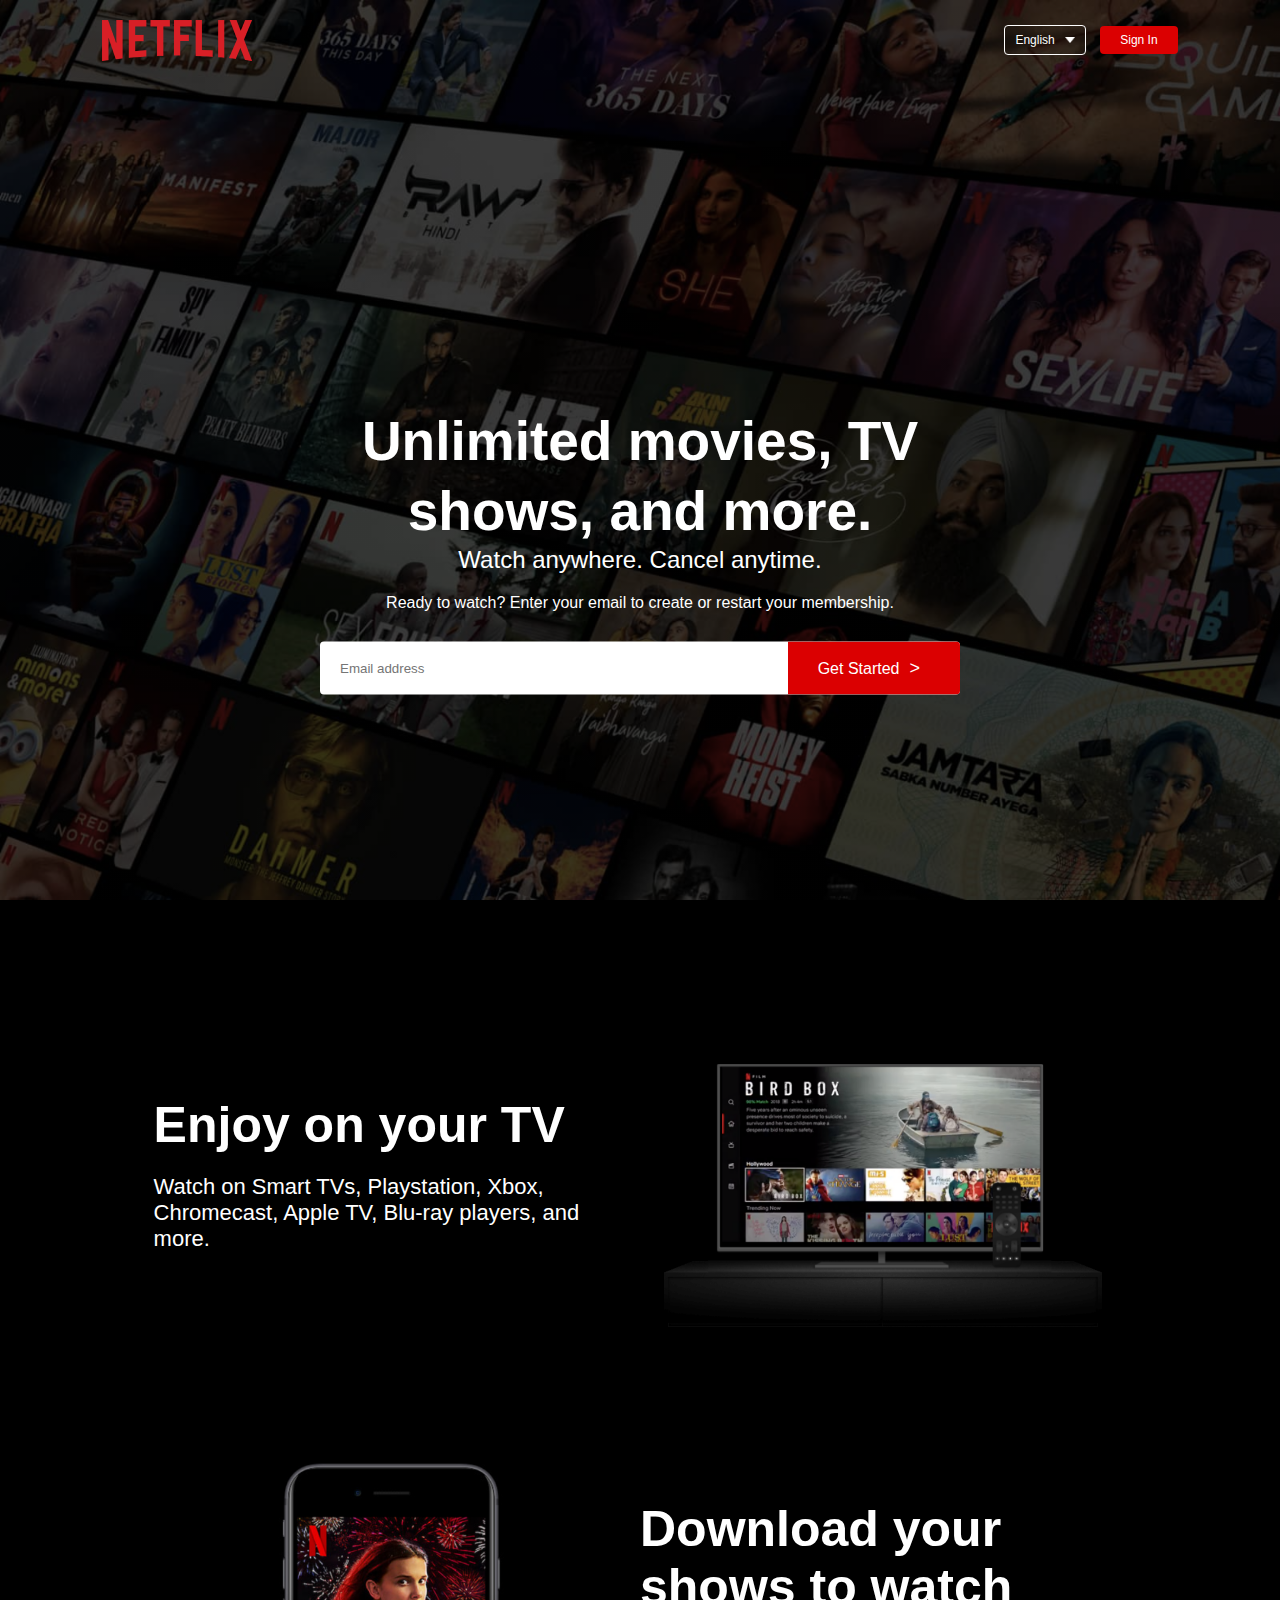
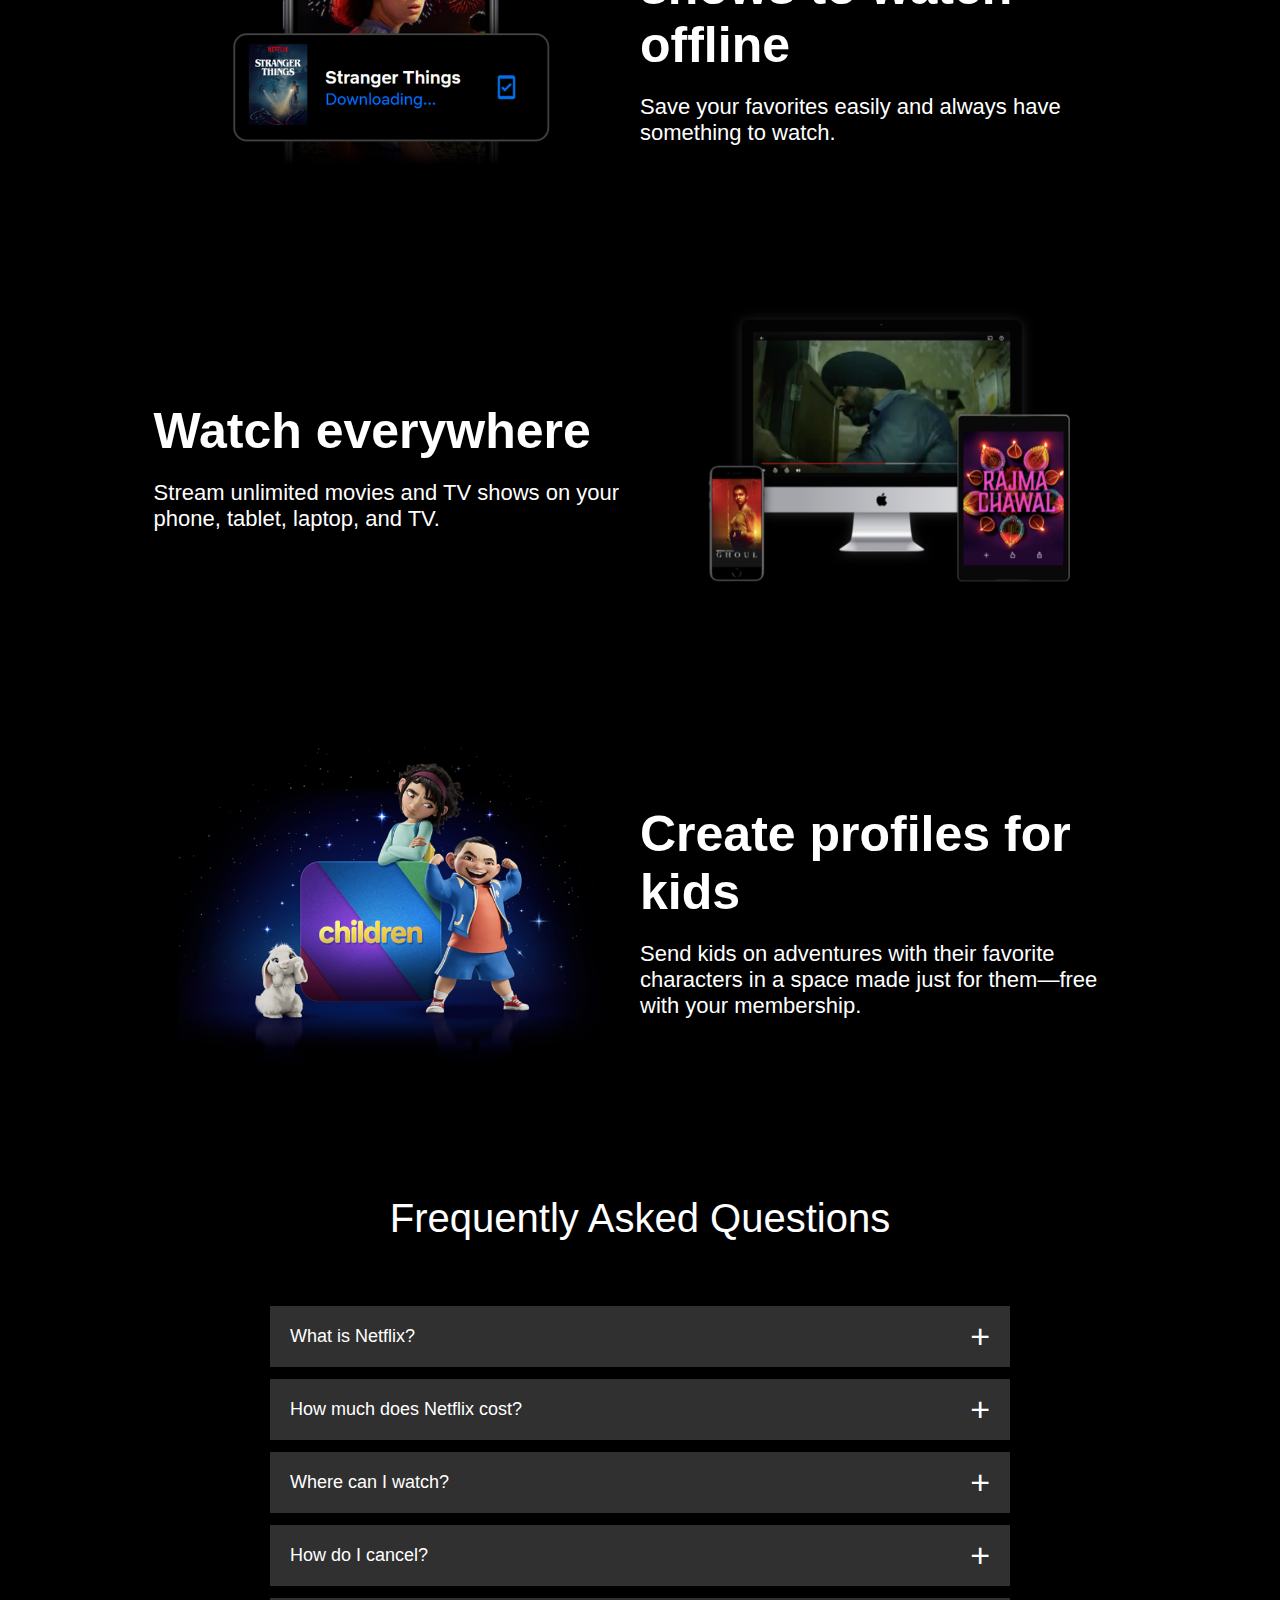
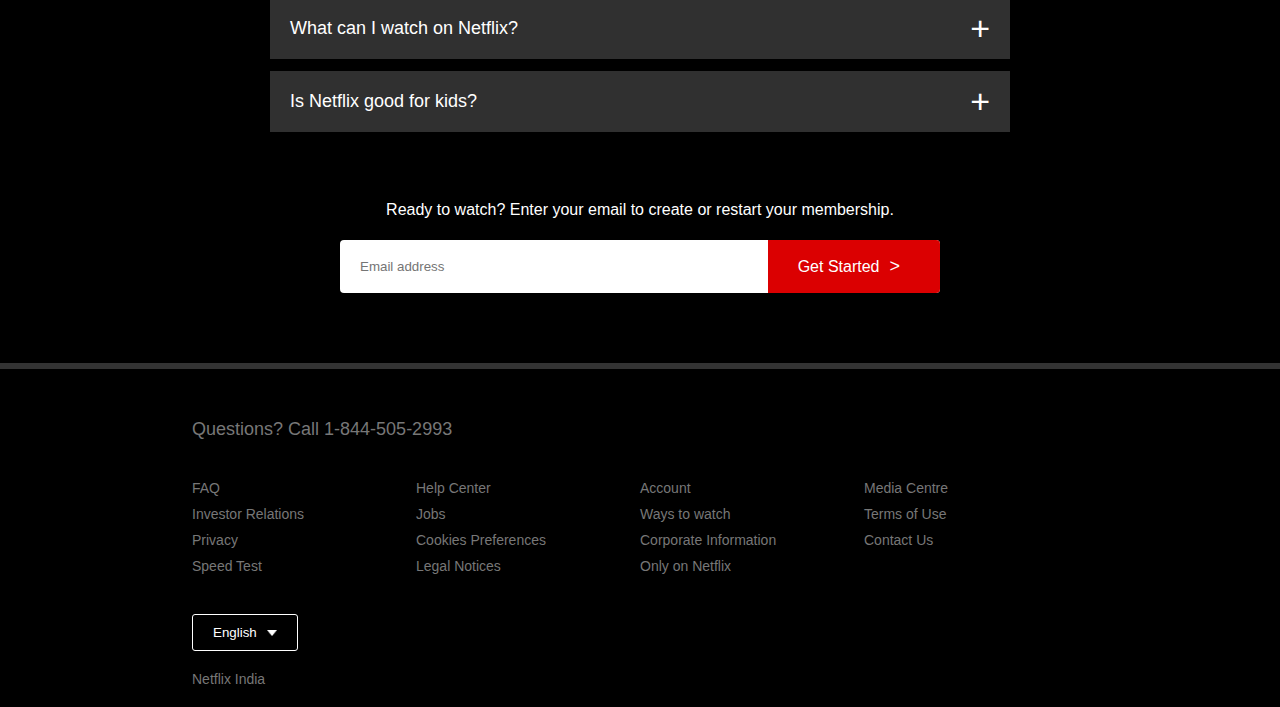
<file: index.html>
<!DOCTYPE html>
<html lang="en">
<head>
    <meta charset="UTF-8">
    <meta name="viewport" content="width=device-width, initial-scale=1.0">
    <link rel="stylesheet" href="style.css">
    <title>Landing Page Clone</title>
</head>
<body>
    <div class="header">
        <nav>
            <img src="images/logo.png" class="logo">
            <div>
                <button class="language-btn">English <img src="images/down-icon.png" ></button>
                <a href="signin.html" class="signin">Sign In</a>
            </div>
        </nav>
        <div class="header-content">
            <h1>Unlimited movies, TV shows, and more.</h1>
            <p class="para">Watch anywhere. Cancel anytime.</p>
            <p>Ready to watch? Enter your email to create or restart your membership.</p>
            <form class="email-signup">
                <input type="email" placeholder="Email address" required>
                <button type="submit">Get Started</button>
            </form>
        </div>
    </div>

<div class="features">
    <div class="row">
        <div class="text-col">
            <h2>Enjoy on your TV</h2>
            <p>Watch on Smart TVs, Playstation, Xbox, Chromecast, Apple TV, Blu-ray players, and more.</p>
        </div>
        <div class="img-col">
            <img src="images/feature-1.png">
        </div>
    </div>

    <div class="row">
        <div class="img-col">
            <img src="images/feature-2.png">
        </div>
        <div class="text-col">
            <h2>Download your shows to watch offline</h2>
            <p>Save your favorites easily and always have something to watch.</p>
        </div>
    </div>

    <div class="row">
        <div class="text-col">
            <h2>Watch everywhere</h2>
            <p>Stream unlimited movies and TV shows on your phone, tablet, laptop, and TV.</p>
        </div>
        <div class="img-col">
            <img src="images/feature-3.png">
        </div>
    </div>

    <div class="row">
        <div class="img-col">
            <img src="images/feature-4.png">
        </div>
        <div class="text-col">
            <h2>Create profiles for kids</h2>
            <p>Send kids on adventures with their favorite characters in a space made just for them—free with your membership.</p>
        </div>
        
    </div>
</div>

<div class="faq">
    <h2>Frequently Asked Questions</h2>
    <ul class="accordion">
        <li>
            <input type="radio" name="accordion" id="first">
            <label for="first">What is Netflix?</label>
            <div class="content">
                <p>Netflix is a streaming service that offers a wide variety of award-winning TV shows, movies, anime, documentaries, and more on thousands of internet-connected devices.
                You can watch as much as you want, whenever you want without a single commercial – all for one low monthly price. There's always something new to discover and new TV shows and movies are added every week!</p>
            </div>
        </li>

        <li>
            <input type="radio" name="accordion" id="second">
            <label for="second">How much does Netflix cost?</label>
            <div class="content">
                <p>Watch Netflix on your smartphone, tablet, Smart TV, laptop, or streaming device, all for one fixed monthly fee. Plans range from ₦1,200 to ₦4,400 a month. No extra costs, no contracts.</p>
            </div>
        </li>

        <li>
            <input type="radio" name="accordion" id="third">
            <label for="third">Where can I watch?</label>
            <div class="content">
                <p>Watch anywhere, anytime. Sign in with your Netflix account to watch instantly on the web at netflix.com from your personal computer or on any internet-connected device that offers the Netflix app, including smart TVs, smartphones, tablets, streaming media players and game consoles.
                You can also download your favorite shows with the iOS, Android, or Windows 10 app. Use downloads to watch while you're on the go and without an internet connection. Take Netflix with you anywhere.</p>
            </div>
        </li>

        <li>
            <input type="radio" name="accordion" id="forth">
            <label for="forth">How do I cancel?</label>
            <div class="content">
                <p>Netflix is flexible. There are no pesky contracts and no commitments. You can easily cancel your account online in two clicks. There are no cancellation fees – start or stop your account anytime.</p>
            </div>
        </li>

        <li>
            <input type="radio" name="accordion" id="fifth">
            <label for="fifth">What can I watch on Netflix?</label>
            <div class="content">
                <p>Netflix has an extensive library of feature films, documentaries, TV shows, anime, award-winning Netflix originals, and more. Watch as much as you want, anytime you want.</p>
            </div>
        </li>

        <li>
            <input type="radio" name="accordion" id="sixth">
            <label for="sixth">Is Netflix good for kids?</label>
            <div class="content">
                <p>The Netflix Kids experience is included in your membership to give parents control while kids enjoy family-friendly TV shows and movies in their own space.
                Kids profiles come with PIN-protected parental controls that let you restrict the maturity rating of content kids can watch and block specific titles you don’t want kids to see.</p>
            </div>
        </li>
    </ul>
    <small>Ready to watch? Enter your email to create or restart your membership.</small>
    <form class="email-signup">
        <input type="email" placeholder="Email address" required>
        <button type="submit">Get Started</button>
    </form>
</div>
<!------------footer------------ -->
<div class="footer">
    <h2>Questions? Call 1-844-505-2993 </h2>

    <div class="row">
        <div class="col">
            <a href="#">FAQ</a>
            <a href="#">Investor Relations</a>
            <a href="#">Privacy</a>
            <a href="#">Speed Test</a>
        </div>
        <div class="col">
            <a href="#">Help Center</a>
            <a href="#">Jobs</a>
            <a href="#">Cookies Preferences</a>
            <a href="#">Legal Notices</a>
        </div>
        <div class="col">
            <a href="#">Account</a>
            <a href="#">Ways to watch</a>
            <a href="#">Corporate Information</a>
            <a href="#">Only on Netflix</a>
        </div>
        <div class="col">
            <a href="#">Media Centre</a>
            <a href="#">Terms of Use</a>
            <a href="#">Contact Us</a>
        </div>
    </div>
    <button class="language-btn">English <img src="images/down-icon.png"></button>
    <p class="copyright-text">Netflix India</p>
</div>


</body>
</html>
</file>
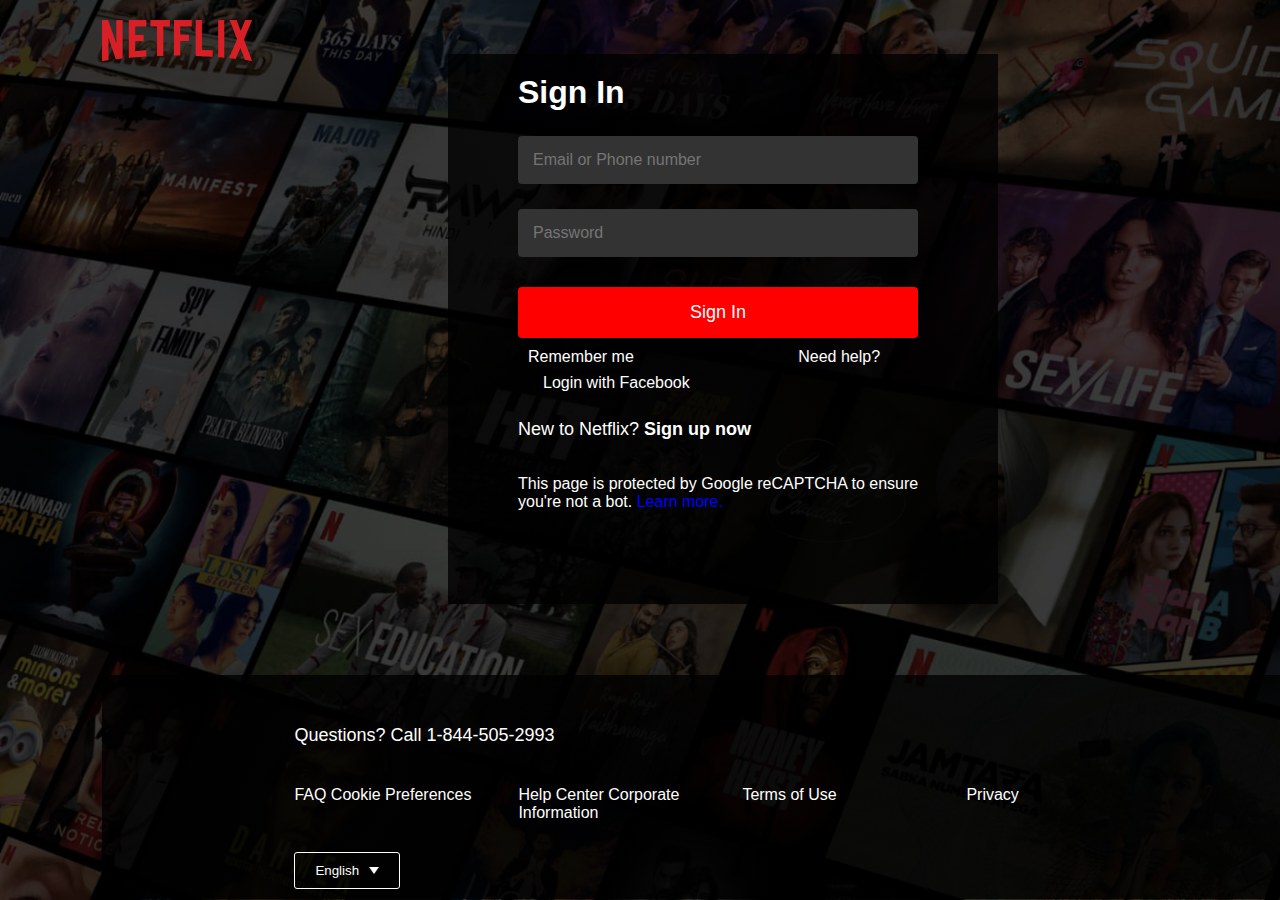
<file: signin.html>
<!DOCTYPE html>
<html lang="en">
<head>
    <meta charset="UTF-8">
    <meta name="viewport" content="width=device-width, initial-scale=1.0">
    <title>Sign In</title>
    <link rel="stylesheet" href="style.css">
    <link rel="stylesheet" href="https://cdnjs.cloudflare.com/ajax/libs/font-awesome/6.5.1/css/all.min.css" integrity="sha512-DTOQO9RWCH3ppGqcWaEA1BIZOC6xxalwEsw9c2QQeAIftl+Vegovlnee1c9QX4TctnWMn13TZye+giMm8e2LwA==" crossorigin="anonymous" referrerpolicy="no-referrer" />
</head>
<body>
    <div class="header">
        <nav>
            <img src="images/logo.png"  class="logo">
        </nav>
        <div class="form-container">
            <h1>Sign In</h1>
            <form action="#">
                <input type="email" class="signin-input" placeholder="Email or Phone number" required><br>
                <input type="password" class="signin-input"  placeholder="Password"><br>
                <button class="signin-btn">Sign In</button>
            </form>
            <div class="links">
                <a href="#">Remember me</a>
                <a href="#">Need help?</a><br>
            </div>
            
            <div class="social">
                <i class="fa-brands     fa-square-facebook"></i>
                <a href="www.facebook.com">Login with Facebook</a>
                <div class="new-user">New to Netflix? <a href="signin.html">Sign up now</a></div>
                <p>This page is protected by Google reCAPTCHA to ensure you're not a bot.
                <a href="#"> Learn more.</a></p>
            </div>
        </div>


        <!-- footer -->
    <div class="signin-footer">
            <h2>Questions? Call 1-844-505-2993 </h2>

        <div class="row">
        <div class="col">
            <a href="#">FAQ</a>
            <a href="#">Cookie Preferences</a>
        </div>
        <div class="col">
            <a href="#">Help Center</a>
            <a href="#">Corporate Information</a>
        </div>
        <div class="col">
            <a href="#">Terms of Use</a>
        </div>
        <div class="col">
            <a href="#">Privacy</a>
        </div>
        </div>
          <button class="language-btn">English <img src="images/down-icon.png"></button>
    </div>
    </div>
</body>
</html>
</file>
<file: style.css>
*{
    padding: 0;
    margin: 0;
    box-sizing: border-box;
    font-family: Arial, Helvetica, sans-serif;
}
body{
    background: #000;
    color: #fff;
}
.header{
    width: 100%;
    height: 100vh;
    background-image: linear-gradient(rgba(0,0,0,0.7),rgba(0,0,0,0.7)), url(images/header-image.png);
    background-size: cover;
    background-position: center;
    padding: 10px 8%;
    position: relative;
}
nav{
    display: flex;
    align-items: center;
    justify-content: space-between;
    padding: 10px 0;
}
.logo{
    width: 150px;
    cursor: pointer;
}
nav button{
    border: 0;
    outline: 0;
    background: #db0001;
    color: #fff;
    padding: 7px 20px;
    font-size: 12px;
    border-radius: 4px;
    margin-left: 10px;
    cursor: pointer;
}
nav a{
    border: 0;
    outline: 0;
    background: #db0001;
    color: #fff;
    padding: 7px 20px;
    font-size: 12px;
    border-radius: 4px;
    margin-left: 10px;
    cursor: pointer;

}


.language-btn{
    display: inline-flex;
    align-items: center;
    background: transparent;
    border: 1px solid #fff;
    padding: 7px 10px;
}
.language-btn img{
    width: 10px;
    margin-left: 10px;
}
.header-content{
    position: absolute;
    top: 50%;
    left: 50%;
    transform: translate(-50%,-50%);
    text-align: center;
    margin-top: 100px;
}
.header-content h1{
    font-size: 55px;
    line-height: 70px;
    font-weight: 600px;
    max-width: 650px;
}
.header-content .para{
    font-weight: 400px;
    font-size: 24px;
    margin-bottom: 20px;
}
.email-signup{
    background: #fff;
    border-radius: 4px;
    display: flex;
    align-items: center;
    margin-top: 30px;
    overflow: hidden;
}
.email-signup input{
    flex: 1;
    border: 0;
    outline: 0;
    margin-left: 20px;
}
.email-signup button{
    background: #db0001;
    border: 0;
    outline: 0;
    color:#fff;
    font-size: 16px;
    cursor: pointer;
    padding: 16px 30px  ;
}
.email-signup button::after{
    content: ">";
    color: #fff;
    padding: 10px;
    font-size: 18px;
}


/* .......features........ */
.features{
    padding: 50px 12%;
    font-size: 22px;
}
 .row{
    display: flex;
    width: 100%;
    align-items: center;
    flex-wrap: wrap;
    padding: 50px 0;
}
.text-col{ 
    flex-basis: 50%;
    margin-bottom: 20px;
}
.img-col{
    flex-basis: 50%;
    margin-bottom: 20px;
}
.img-col img{
    display: block;
    width: 90%;
    margin: auto;
}
.features h2{
    font-size: 50px;
    font-weight: 600px;
    margin: 20px 0;
}

/* .............faq........... */
.faq{
    padding: 10px 12px;
    text-align: center;
    font-size: 18px;
}
.faq h2{
    font-weight: 500;
    font-size: 40px;
}

.accordion{
    margin: 60px auto;
    width: 100%;
    max-width: 750px;
}
.accordion li{
    list-style: none;
    width: 100%;
    padding: 5px;
}
.accordion li label{
    display: flex;
    align-items: center;
    padding: 20px;
    font-size: 18px;
    font-weight: 500;
    background: #303030;
    margin-bottom: 2px;
    cursor: pointer;
    position: relative;
}
label::after{
    content: '+';
    font-size: 34px;
    position: absolute;
    right: 20px;
    transition: transform 0.5s;
}
input[type="radio"]{
    display: none;
}
.accordion .content{
    background: #303030;
    text-align: left;
    padding: 0 20px;
    max-height: 0;
    overflow: hidden;
    transition: max-height 0.5s, padding 0.5s;
}
.accordion input[type="radio"]:checked + label + .content{
    max-height: 600px;
    padding: 30px 20px;
}
.accordion input[type="radio"]:checked + label::after{
    transform: rotate(135deg);
}

.faq .email-signup{
    max-width: 600px;
    margin: 20px auto 60px;
}
.faq small{
    font-size: 16px;
}
/* ..........footer........ */
.footer{
    padding: 50px 15% 10px;
    border-top: 6px solid #333;
    color: #777;
}
.footer h2{
    font-size: 18px;
    font-weight: 400;
    margin-bottom: 30px;
}
.footer .col{
    flex-basis: 25%;
    flex-grow: 1;
    margin-bottom: 20px;
}
.footer .col a{
    display: block;
    text-decoration: none;
    color: #777;
    font-size: 14px;
    margin-bottom: 10px;
}
.footer .row{
    align-items: flex-start;
    padding: 10px 0;
}
.footer .language-btn{
    color: #fff;
    padding: 10px 20px;
    border-radius: 3px;
}
.copyright-text{
    font-size: 14px;
    margin-top: 20px;
    margin-bottom: 10px;
}



/* .........Sign in page........ */
.form-container{
    position: absolute;
    background: linear-gradient(rgba(0,0,0,0.8),rgba(0,0,0,0.8));
    top: 6%;
    left: 35%;
    width: 550px;
    height: 550px;
}
.form-container h1{
    padding: 20px 70px 10px;
}
form .signin-input{
    padding: 15px;
    width: 400px;
    margin: 15px 70px 10px;
    border-radius: 4px;
    background-color: #333;
    border: 0;
    outline: 0;
    font-size: 16px;
}
.form-container .signin-btn{
    width: 400px;
    padding: 15px;
    margin: 20px 70px 10px;
    border-radius: 4px;
    background-color: #f00;
    border: 0;
    outline: 0;
    color: #fff;
    font-size: 18px;
}
.links a{
    margin: 10px 80px 40px;
    align-items: center;
    justify-content: space-between;
    text-decoration: none;
    color: #fff;
    font-size: 16px;
}
.social .fa-brands{
    margin-left: 65px;
    font-size: 24px;
    padding: 40px 15px 20px;
}
a{
    text-decoration: none;
    color: #fff;
}
.social .new-user{
    margin: 25px 70px 10px;
    font-size: 18px;
}
.new-user a{
    font-weight: bold;
}
.social p{
    margin: 35px 70px 10px;
}
.social p a{
    color: #00f;
}

/* ......sign-in footer........ */
.signin-footer{
    display: block ;
    padding: 50px 15% 10px;
    position: absolute;
    top: 75%;
    width: 100%;
    background: linear-gradient(rgba(0,0,0,0.8),rgba(0,0,0,0.8));
}
.signin-footer h2{
    font-size: 18px;
    font-weight: 400;
    margin-bottom: 30px;
}
.signin-footer .col{
    flex-basis: 25%;
    flex-grow: 1;
    margin-bottom: 20px;
}
.signi-footer .col a{
    display: block;
    text-decoration: none;
    color: #777;
    font-size: 14px;
    margin-bottom: 10px;
}
.signin-footer .row{
    align-items: flex-start;
    padding: 10px 0;
}
.signin-footer .language-btn{
    color: #fff;
    padding: 10px 20px;
    border-radius: 3px;
}






/* ..........media queries for small screen........... */
@media only screen and (max-width: 600px){
    .logo{
        width: 100px;
    }
    nav button{
        padding: 5px 10px;
    }
    nav .language-btn{
        padding: 4px 8px;
    }
    .header-content{
        position: unset;
        transform: none;
        padding-top: 100px;
    }
    .header-content h1{
        font-size: 30px;
    }
    .email-signup button{
        font-size: 12px;
        padding: 10px 15px;
    }
    .email-signup button::after{
        display: none;
    }
    .text-col, .img-col{
        flex-basis: 100%;
    }
    .features h2{
        font-size: 30px;
    }
    .features p{
        font-size: 15px;
    }
    .row:nth-child(2), .row:nth-child(4){
        flex-direction: column-reverse;
    }
    .features .row{
        padding: 10px 0;
    }
    .faq h2{
        font-size: 20px;
    }
    .accordion .content{
        font-size: 14px;
    }
    .accordion li label{
        padding: 10px;
        font-size: 14px;
    }
    label::after{
        font-size: 22px;
    }
}
</file>
